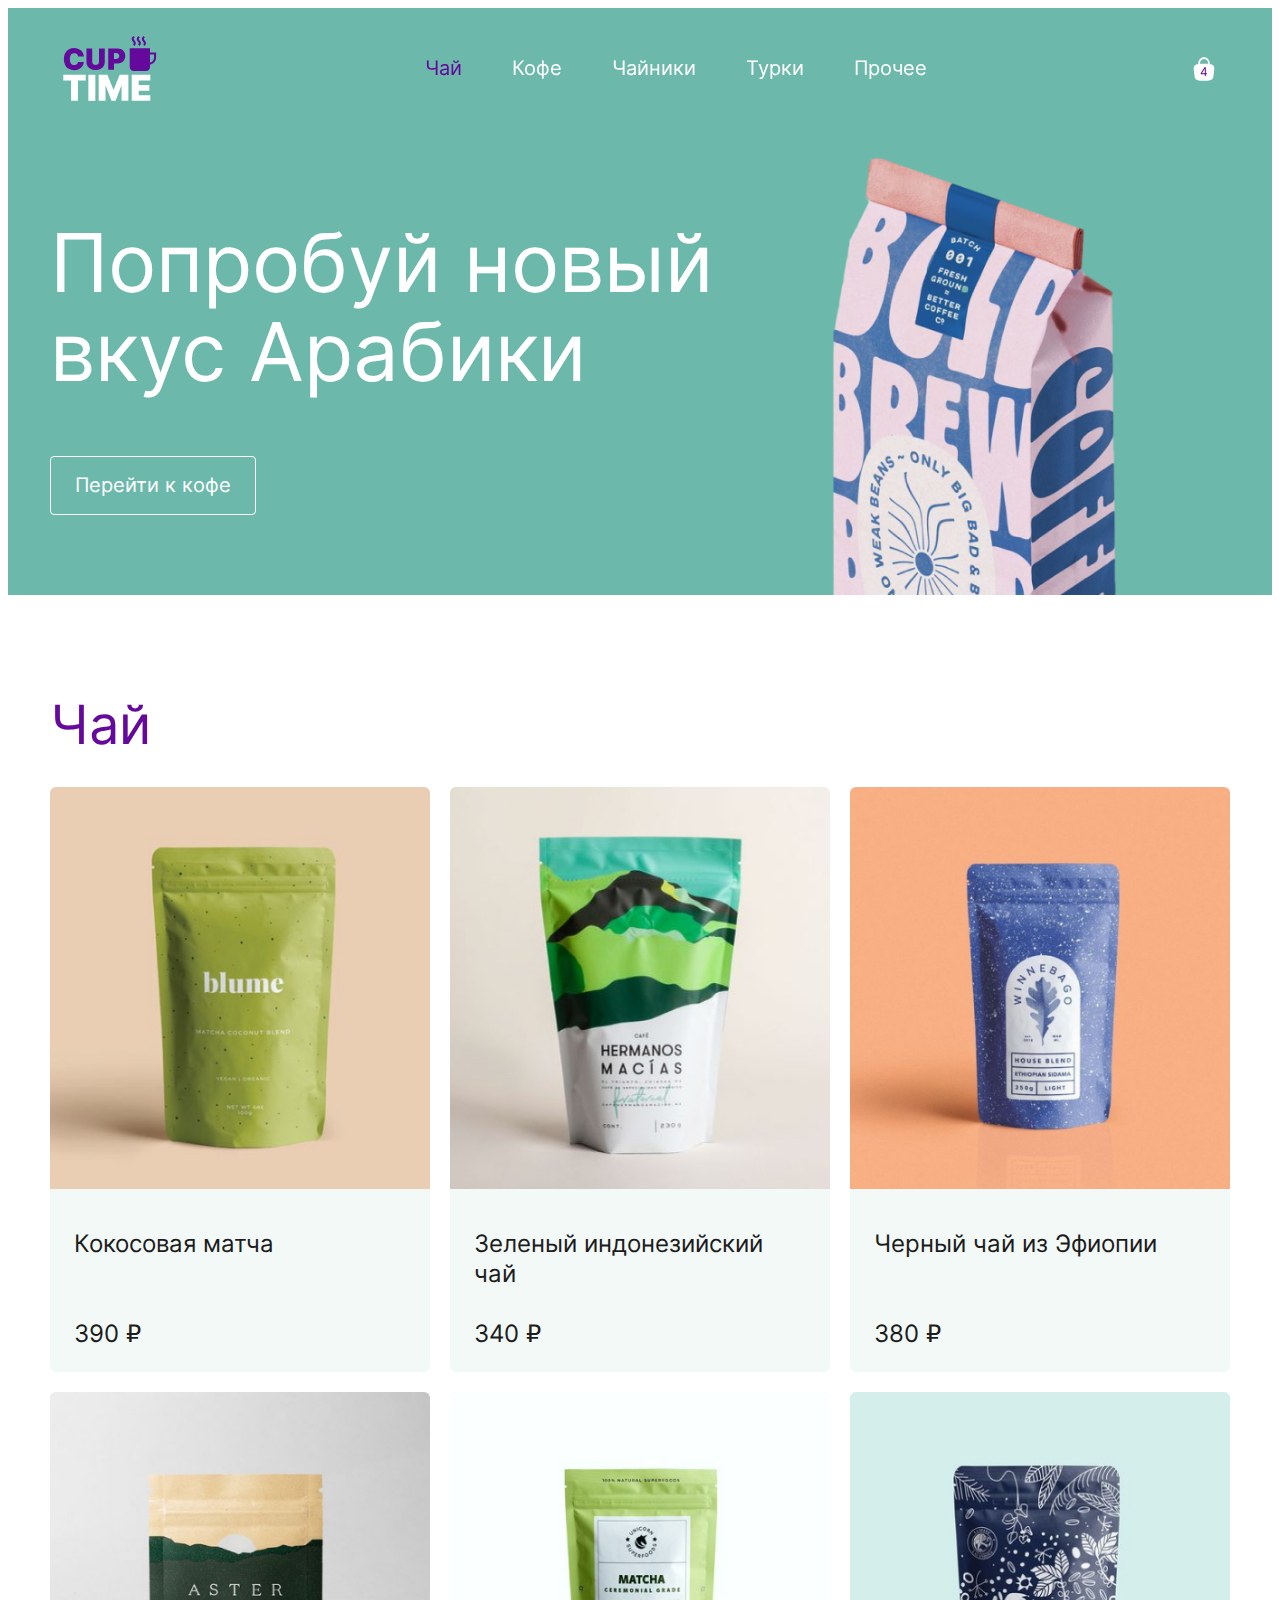
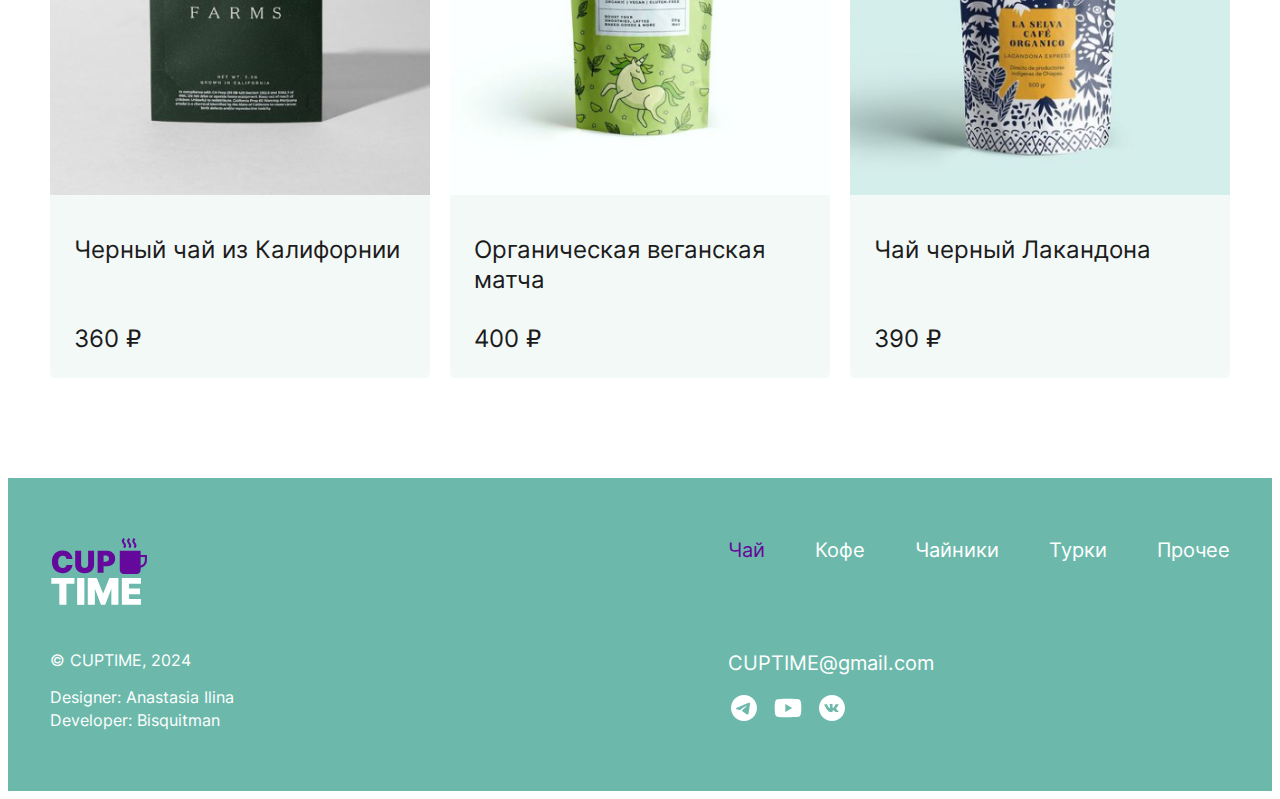
<file: index.html>
<!DOCTYPE html>
<html lang="ru">

<head>
  <meta charset="UTF-8">
  <meta name="viewport" content="width=device-width, initial-scale=1.0">
  <title>Cup time - Время кофе и чая!</title>

  <link href="https://necolas.github.io/normalize.css/8.0.1/normalize.css" rel="stylesheet">
  <link href="./css/index.css" rel="stylesheet">
</head>

<body>
  <header class="header">
    <div class="container header__container">
      <a class="header__logo-link">
        <img class="header__logo" src="./img/logo.svg" alt="Logo cup time">
      </a>

      <nav class="header__nav">

        <ul class="header__menu">

          <li class="header__menu-item">
            <a class="header__menu-link active" href="#">Чай</a>
          </li>

          <li class="header__menu-item">
            <a class="header__menu-link" href="#">Кофе</a>
          </li>

          <li class="header__menu-item">
            <a class="header__menu-link" href="#">Чайники</a>
          </li>

          <li class="header__menu-item">
            <a class="header__menu-link" href="#">Турки</a>
          </li>

          <li class="header__menu-item">
            <a class="header__menu-link" href="#">Прочее</a>
          </li>

        </ul>

      </nav>

      <a class="header__cart-link" href="./cart.html">4</a>
    </div>
  </header>

  <main class="main">

    <section class="promo">
      <div class="container">
        <div class="promo__container">
          <h1 class="promo__title">
            Попробуй новый вкус Арабики
          </h1>

          <a class="promo__link" href="#">Перейти к кофе</a>
        </div>
      </div>
    </section>

    <section class="products">
      <div class="container">
        <h2 class="products__title title">Чай</h2>

        <ul class="products__list">

          <li class="products__item">
            <a class="product__link" href="#" title="Кокосовая матча">
              <article class="products__card product">
                <img class="product__image" src="./img/products/photo-2.jpg" alt="Кокосовая матча">
                <div class="product__content">
                  <h3 class="product__title">Кокосовая матча</h3>
                  <p class="product__price">390&nbsp;₽</p>
                </div>
              </article>
            </a>
          </li>

          <li class="products__item">
            <a class="product__link" href="#" title="Зеленый индонезийский чай">
              <article class="products__card product">
                <img class="product__image" src="./img/products/photo-1.jpg" alt="Зеленый индонезийский чай">
                <div class="product__content">
                  <h3 class="product__title">Зеленый индонезийский чай</h3>
                  <p class="product__price">340&nbsp;₽</p>
                </div>
              </article>
            </a>
          </li>

          <li class="products__item">
            <a class="product__link" href="#" title="Черный чай из Эфиопии">
              <article class="products__card product">
                <img class="product__image" src="./img/products/photo.jpg" alt="Черный чай из Эфиопии">
                <div class="product__content">
                  <h3 class="product__title">Черный чай из Эфиопии</h3>
                  <p class="product__price">380&nbsp;₽</p>
                </div>
              </article>
            </a>
          </li>

          <li class="products__item">
            <a class="product__link" href="#" title="Черный чай из Калифорнии">
              <article class="products__card product">
                <img class="product__image" src="./img/products/photo-5.jpg" alt="Черный чай из Калифорнии">
                <div class="product__content">
                  <h3 class="product__title">Черный чай из Калифорнии</h3>
                  <p class="product__price">360&nbsp;₽</p>
                </div>
              </article>
            </a>
          </li>

          <li class="products__item">
            <a class="product__link" href="#" title="Органическая веганская матча">
              <article class="products__card product">
                <img class="product__image" src="./img/products/photo-4.jpg" alt="Органическая веганская матча">
                <div class="product__content">
                  <h3 class="product__title">Органическая веганская матча</h3>
                  <p class="product__price">400&nbsp;₽</p>
                </div>
              </article>
            </a>
          </li>

          <li class="products__item">
            <a class="product__link" href="#" title="Чай черный Лакандона">
              <article class="products__card product">
                <img class="product__image" src="./img/products/photo-3.jpg" alt="Чай черный Лакандона">
                <div class="product__content">
                  <h3 class="product__title">Чай черный Лакандона</h3>
                  <p class="product__price">390&nbsp;₽</p>
                </div>
              </article>
            </a>
          </li>

        </ul>

      </div>
    </section>

  </main>

  <footer class="footer">
    <div class="container footer__container">
      <a class="footer__logo-link">
        <img class="footer__logo" src="./img/logo.svg" alt="Logo cup time">
      </a>

      <div class="footer__nav">

        <ul class="footer__menu">

          <li class="footer__menu-item">
            <a class="footer__menu-link active" href="#">Чай</a>
          </li>

          <li class="footer__menu-item">
            <a class="footer__menu-link" href="#">Кофе</a>
          </li>

          <li class="footer__menu-item">
            <a class="footer__menu-link" href="#">Чайники</a>
          </li>

          <li class="footer__menu-item">
            <a class="footer__menu-link" href="#">Турки</a>
          </li>

          <li class="footer__menu-item">
            <a class="footer__menu-link" href="#">Прочее</a>
          </li>

        </ul>

      </div>

      <div class="footer__info">
        <p class="footer__copyright">© CupTime, 2024</p>

        <p class="footer__description" hidden>Проект сделан в учебных целях</p>

        <ul class="footer__developers">
          <li class="footer__developer">
            Designer: <a class="footer__developer-link" href="#" target="_blank" rel="noreferrer noopener">Anastasia
              Ilina</a>
          </li>
          <li class="footer__developer">
            Developer: <a class="footer__developer-link" href="#" target="_blank"
              rel="noreferrer noopener">Bisquitman</a>
          </li>
        </ul>
      </div>

      <div class="footer__contacts">
        <a class="footer__email" href="mailto:CUPTIME@gmail.com">CUPTIME@gmail.com</a>

        <ul class="footer__social social">
          <li class="social__item">
            <a class="social__link" href="#">
              <svg width="32" height="32" viewBox="0 0 32 32" fill="none" xmlns="http://www.w3.org/2000/svg">
                <path
                  d="M16 3C8.824 3 3 8.824 3 16C3 23.176 8.824 29 16 29C23.176 29 29 23.176 29 16C29 8.824 23.176 3 16 3ZM22.032 11.84C21.837 13.894 20.992 18.886 20.563 21.187C20.381 22.162 20.017 22.487 19.679 22.526C18.925 22.591 18.353 22.032 17.625 21.551C16.481 20.797 15.831 20.329 14.726 19.601C13.439 18.756 14.271 18.288 15.012 17.534C15.207 17.339 18.535 14.31 18.6 14.037C18.609 13.9957 18.6078 13.9527 18.5965 13.9119C18.5852 13.8712 18.5641 13.8338 18.535 13.803C18.457 13.738 18.353 13.764 18.262 13.777C18.145 13.803 16.325 15.012 12.776 17.404C12.256 17.755 11.788 17.937 11.372 17.924C10.904 17.911 10.02 17.664 9.357 17.443C8.538 17.183 7.901 17.04 7.953 16.585C7.979 16.351 8.304 16.117 8.915 15.87C12.711 14.219 15.233 13.127 16.494 12.607C20.108 11.099 20.849 10.839 21.343 10.839C21.447 10.839 21.694 10.865 21.85 10.995C21.98 11.099 22.019 11.242 22.032 11.346C22.019 11.424 22.045 11.658 22.032 11.84Z"
                  fill="currentColor" />
              </svg>
            </a>
          </li>

          <li class="social__item">
            <a class="social__link" href="#">
              <svg width="32" height="32" viewBox="0 0 32 32" fill="none" xmlns="http://www.w3.org/2000/svg">
                <path
                  d="M13.3337 20.0001L20.2537 16.0001L13.3337 12.0001V20.0001ZM28.747 9.56008C28.9203 10.1867 29.0403 11.0267 29.1203 12.0934C29.2137 13.1601 29.2537 14.0801 29.2537 14.8801L29.3337 16.0001C29.3337 18.9201 29.1203 21.0667 28.747 22.4401C28.4137 23.6401 27.6403 24.4134 26.4403 24.7467C25.8137 24.9201 24.667 25.0401 22.907 25.1201C21.1737 25.2134 19.587 25.2534 18.1203 25.2534L16.0003 25.3334C10.4137 25.3334 6.93366 25.1201 5.56033 24.7467C4.36033 24.4134 3.58699 23.6401 3.25366 22.4401C3.08033 21.8134 2.96033 20.9734 2.88033 19.9067C2.78699 18.8401 2.74699 17.9201 2.74699 17.1201L2.66699 16.0001C2.66699 13.0801 2.88033 10.9334 3.25366 9.56008C3.58699 8.36008 4.36033 7.58675 5.56033 7.25341C6.18699 7.08008 7.33366 6.96008 9.09366 6.88008C10.827 6.78675 12.4137 6.74675 13.8803 6.74675L16.0003 6.66675C21.587 6.66675 25.067 6.88008 26.4403 7.25341C27.6403 7.58675 28.4137 8.36008 28.747 9.56008Z"
                  fill="currentColor" />
              </svg>
            </a>
          </li>

          <li class="social__item">
            <a class="social__link" href="#">
              <svg width="32" height="32" viewBox="0 0 32 32" fill="none" xmlns="http://www.w3.org/2000/svg">
                <path
                  d="M16 3C8.82021 3 3 8.82021 3 16C3 23.1798 8.82021 29 16 29C23.1798 29 29 23.1798 29 16C29 8.82021 23.1798 3 16 3ZM20.9996 17.667C20.9996 17.667 22.1493 18.8018 22.4323 19.3285C22.4404 19.3394 22.4445 19.3502 22.4472 19.3556C22.5623 19.5493 22.5894 19.6996 22.5325 19.812C22.4377 19.9989 22.1127 20.0909 22.0017 20.0991H19.9704C19.8296 20.0991 19.5344 20.0625 19.1769 19.816C18.902 19.6238 18.6311 19.3082 18.3671 19.0008C17.973 18.5431 17.6318 18.1477 17.2878 18.1477C17.2441 18.1476 17.2007 18.1545 17.1592 18.168C16.8992 18.252 16.566 18.623 16.566 19.6116C16.566 19.9203 16.3223 20.0977 16.1503 20.0977H15.22C14.9031 20.0977 13.2524 19.9867 11.7899 18.4443C9.99969 16.5552 8.38823 12.7662 8.37469 12.731C8.27312 12.4859 8.48302 12.3546 8.71187 12.3546H10.7634C11.037 12.3546 11.1264 12.5211 11.1886 12.6687C11.2618 12.8407 11.5299 13.5246 11.97 14.2937C12.6836 15.5477 13.121 16.0569 13.4718 16.0569C13.5375 16.0561 13.6021 16.0394 13.66 16.0081C14.1177 15.7535 14.0324 14.1218 14.0121 13.7832C14.0121 13.7196 14.0107 13.0533 13.7765 12.7337C13.6085 12.5022 13.3228 12.4142 13.1495 12.3817C13.2196 12.2849 13.3121 12.2064 13.419 12.1528C13.7331 11.9957 14.2992 11.9727 14.8611 11.9727H15.174C15.7833 11.9808 15.9404 12.0201 16.1611 12.0756C16.608 12.1826 16.6175 12.471 16.5782 13.4582C16.566 13.7385 16.5539 14.0554 16.5539 14.4292C16.5539 14.5104 16.5498 14.5971 16.5498 14.6892C16.5363 15.1916 16.52 15.7617 16.8748 15.9959C16.9211 16.025 16.9745 16.0404 17.0292 16.0406C17.1524 16.0406 17.5234 16.0406 18.5282 14.3168C18.8381 13.7619 19.1074 13.1853 19.334 12.5916C19.3543 12.5564 19.4139 12.448 19.4843 12.406C19.5362 12.3795 19.5939 12.3661 19.6522 12.3668H22.064C22.3267 12.3668 22.5068 12.406 22.5406 12.5076C22.6002 12.6687 22.5298 13.1603 21.4289 14.6512L20.9373 15.2999C19.9393 16.608 19.9393 16.6744 20.9996 17.667Z"
                  fill="currentColor" />
              </svg>
            </a>
          </li>
        </ul>
      </div>
    </div>
  </footer>
</body>

</html>
</file>
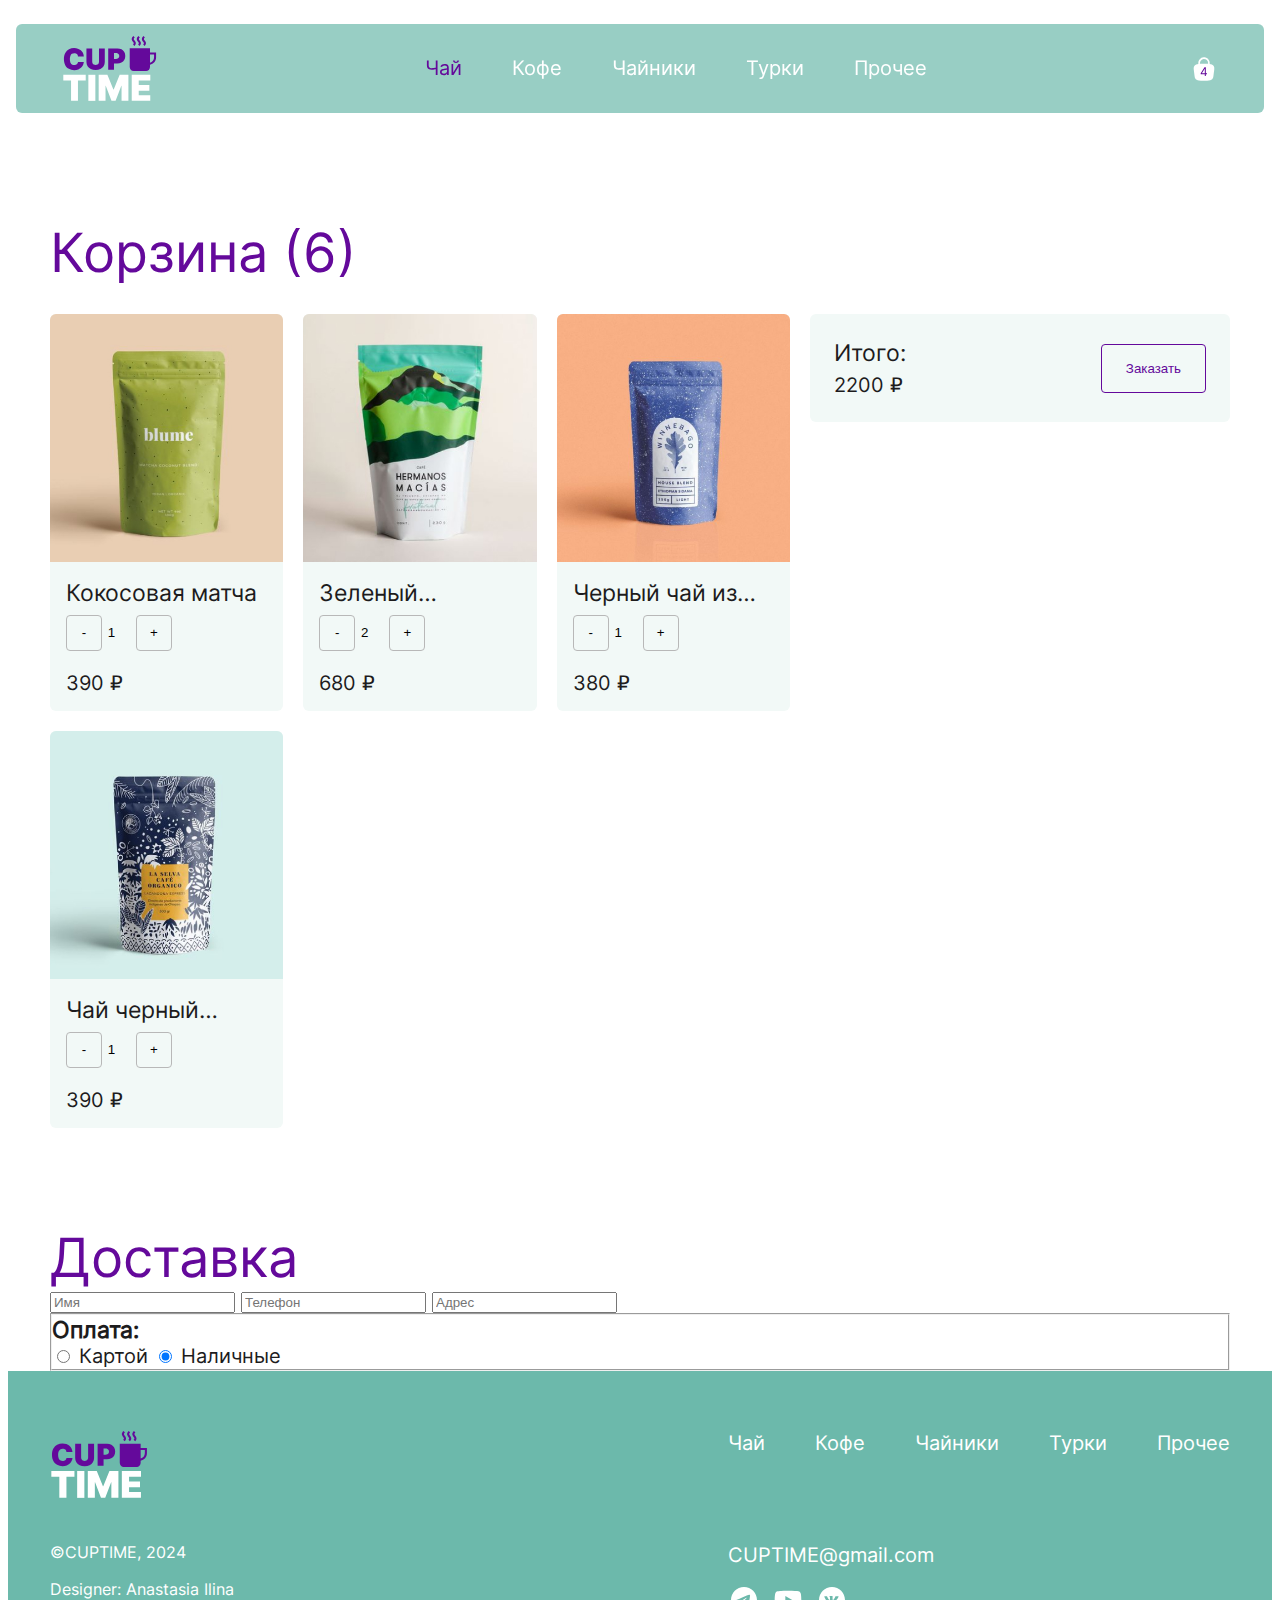
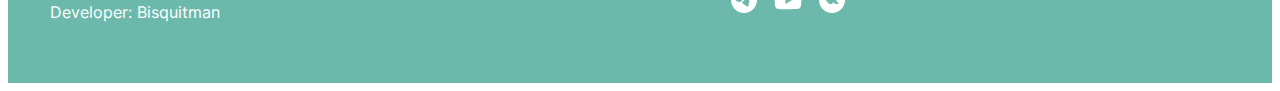
<file: cart.html>
<!DOCTYPE html>
<html lang="ru">

<head>
  <meta charset="UTF-8">
  <meta name="viewport" content="width=device-width, initial-scale=1.0">
  <title>Cup time - Корзина</title>
  <link href="https://necolas.github.io/normalize.css/8.0.1/normalize.css" rel="stylesheet">
  <link href="./css/index.css" rel="stylesheet">
</head>

<body>
  <header class="header">
    <div class="container header__container">
      <a class="header__logo-link">
        <img class="header__logo" src="./img/logo.svg" alt="Logo cup time">
      </a>
  
      <nav class="header__nav">
  
        <ul class="header__menu">
  
          <li class="header__menu-item">
            <a class="header__menu-link active" href="#">Чай</a>
          </li>
  
          <li class="header__menu-item">
            <a class="header__menu-link" href="#">Кофе</a>
          </li>
  
          <li class="header__menu-item">
            <a class="header__menu-link" href="#">Чайники</a>
          </li>
  
          <li class="header__menu-item">
            <a class="header__menu-link" href="#">Турки</a>
          </li>
  
          <li class="header__menu-item">
            <a class="header__menu-link" href="#">Прочее</a>
          </li>
  
        </ul>
  
      </nav>
  
      <a class="header__cart-link" href="./cart.html">4</a>
    </div>
  </header>

  <main class="main">

    <section class="cart">
      <div class="container cart__container">
        <h2 class="cart__title title">Корзина (6)</h2>

        <ul class="cart__items items-cart">

          <li class="items-cart__item cart-item">
            <img class="cart-item__image" src="./img/products/photo-2.jpg" alt="Кокосовая матча">

            <div class="cart-item__info">
              <h3 class="cart-item__title">Кокосовая матча</h3>

              <div class="cart-item__quantity">
                <button class="cart-item__quantity-button cart-item__quantity-button_minus">
                  -
                </button>

                <input class="cart-item__quantity-input" type="number" value="1">

                <button class="cart-item__quantity-button cart-item__quantity-button_plus">
                  +
                </button>
              </div>

              <p class="cart-item__price">390&nbsp;₽</p>
            </div>
          </li>

          <li class="items-cart__item cart-item">
            <img class="cart-item__image" src="./img/products/photo-1.jpg" alt="Зеленый индонезийский чай">

            <div class="cart-item__info">
              <h3 class="cart-item__title">Зеленый индонезийский чай</h3>

              <div class="cart-item__quantity">
                <button class="cart-item__quantity-button cart-item__quantity-button_minus">
                  -
                </button>

                <input class="cart-item__quantity-input" type="number" value="2">

                <button class="cart-item__quantity-button cart-item__quantity-button_plus">
                  +
                </button>
              </div>

              <p class="cart-item__price">680&nbsp;₽</p>
            </div>
          </li>

          <li class="items-cart__item cart-item">
            <img class="cart-item__image" src="./img/products/photo.jpg" alt="Черный чай из Эфиопии">

            <div class="cart-item__info">
              <h3 class="cart-item__title">Черный чай из Эфиопии</h3>

              <div class="cart-item__quantity">
                <button class="cart-item__quantity-button cart-item__quantity-button_minus">
                  -
                </button>

                <input class="cart-item__quantity-input" type="number" value="1">

                <button class="cart-item__quantity-button cart-item__quantity-button_plus">
                  +
                </button>
              </div>

              <p class="cart-item__price">380&nbsp;₽</p>
            </div>
          </li>

          <li class="items-cart__item cart-item">
            <img class="cart-item__image" src="./img/products/photo-3.jpg" alt="Чай черный Лакандона">

            <div class="cart-item__info">
              <h3 class="cart-item__title">Чай черный Лакандона</h3>

              <div class="cart-item__quantity">
                <button class="cart-item__quantity-button cart-item__quantity-button_minus">
                  -
                </button>

                <input class="cart-item__quantity-input" type="number" value="1">

                <button class="cart-item__quantity-button cart-item__quantity-button_plus">
                  +
                </button>
              </div>
              <p class="cart-item__price">390&nbsp;₽</p>
            </div>
          </li>

        </ul>

        <div class="cart__summary">
          <h3 class="cart__summary-title">Итого:</h3>

          <p class="cart__total">2200&nbsp;₽</p>

          <button class="cart__order-button">Заказать</button>
        </div>

      </div>
    </section>

    <section class="order">
      <div class="container">
        <h2 class="order__title title">Доставка</h2>

        <form class="order__form order-form">
          <input class="order-form__input" type="text" name="name" placeholder="Имя">
          <input class="order-form__input" type="tel" name="phone" placeholder="Телефон">
          <input class="order-form__input order-form__input_address" type="text" name="address" placeholder="Адрес">

          <fieldset class="order-form__payment">
            <h3 class="order-form__payment-title">Оплата:</h3>

            <label class="order-form__payment-label">
              <input class="order-form__radio" type="radio" name="payment" value="card">
              Картой
            </label>

            <label class="order-form__payment-label">
              <input class="order-form__radio" type="radio" name="payment" value="cash" checked>
              Наличные
            </label>
          </fieldset>
        </form>
      </div>
    </section>

  </main>

  <footer class="footer">
    <div class="container footer__container">
      <a class="footer__logo-link">
        <img class="footer__logo" src="./img/logo.svg" alt="Logo cup time">
      </a>

      <div class="footer__nav">

        <ul class="footer__menu">

          <li class="footer__menu-item">
            <a class="footer__menu-link" href="#">Чай</a>
          </li>

          <li class="footer__menu-item">
            <a class="footer__menu-link" href="#">Кофе</a>
          </li>

          <li class="footer__menu-item">
            <a class="footer__menu-link" href="#">Чайники</a>
          </li>

          <li class="footer__menu-item">
            <a class="footer__menu-link" href="#">Турки</a>
          </li>

          <li class="footer__menu-item">
            <a class="footer__menu-link" href="#">Прочее</a>
          </li>

        </ul>

      </div>

      <div class="footer__info">
        <p class="footer__copyright">©CUPTIME, 2024</p>

        <p class="footer__description" hidden>Проект сделан в учебных целях</p>

        <ul class="footer__developers">
          <li class="footer__developer">
            Designer: <a class="footer__developer-link" href="#" target="_blank" rel="noreferrer noopener">Anastasia
              Ilina</a>
          </li>
          <li class="footer__developer">
            Developer: <a class="footer__developer-link" href="#" target="_blank"
              rel="noreferrer noopener">Bisquitman</a>
          </li>
        </ul>
      </div>

      <div class="footer__contacts">
        <a class="footer__email" href="mailto:CUPTIME@gmail.com">CUPTIME@gmail.com</a>

        <ul class="footer__social social">
          <li class="social__item">
            <a class="social__link" href="#">
              <svg width="32" height="32" viewBox="0 0 32 32" fill="none" xmlns="http://www.w3.org/2000/svg">
                <path
                  d="M16 3C8.824 3 3 8.824 3 16C3 23.176 8.824 29 16 29C23.176 29 29 23.176 29 16C29 8.824 23.176 3 16 3ZM22.032 11.84C21.837 13.894 20.992 18.886 20.563 21.187C20.381 22.162 20.017 22.487 19.679 22.526C18.925 22.591 18.353 22.032 17.625 21.551C16.481 20.797 15.831 20.329 14.726 19.601C13.439 18.756 14.271 18.288 15.012 17.534C15.207 17.339 18.535 14.31 18.6 14.037C18.609 13.9957 18.6078 13.9527 18.5965 13.9119C18.5852 13.8712 18.5641 13.8338 18.535 13.803C18.457 13.738 18.353 13.764 18.262 13.777C18.145 13.803 16.325 15.012 12.776 17.404C12.256 17.755 11.788 17.937 11.372 17.924C10.904 17.911 10.02 17.664 9.357 17.443C8.538 17.183 7.901 17.04 7.953 16.585C7.979 16.351 8.304 16.117 8.915 15.87C12.711 14.219 15.233 13.127 16.494 12.607C20.108 11.099 20.849 10.839 21.343 10.839C21.447 10.839 21.694 10.865 21.85 10.995C21.98 11.099 22.019 11.242 22.032 11.346C22.019 11.424 22.045 11.658 22.032 11.84Z"
                  fill="currentColor">
              </svg>
            </a>
          </li>

          <li class="social__item">
            <a class="social__link" href="#">
              <svg width="32" height="32" viewBox="0 0 32 32" fill="none" xmlns="http://www.w3.org/2000/svg">
                <path
                  d="M13.3337 20.0001L20.2537 16.0001L13.3337 12.0001V20.0001ZM28.747 9.56008C28.9203 10.1867 29.0403 11.0267 29.1203 12.0934C29.2137 13.1601 29.2537 14.0801 29.2537 14.8801L29.3337 16.0001C29.3337 18.9201 29.1203 21.0667 28.747 22.4401C28.4137 23.6401 27.6403 24.4134 26.4403 24.7467C25.8137 24.9201 24.667 25.0401 22.907 25.1201C21.1737 25.2134 19.587 25.2534 18.1203 25.2534L16.0003 25.3334C10.4137 25.3334 6.93366 25.1201 5.56033 24.7467C4.36033 24.4134 3.58699 23.6401 3.25366 22.4401C3.08033 21.8134 2.96033 20.9734 2.88033 19.9067C2.78699 18.8401 2.74699 17.9201 2.74699 17.1201L2.66699 16.0001C2.66699 13.0801 2.88033 10.9334 3.25366 9.56008C3.58699 8.36008 4.36033 7.58675 5.56033 7.25341C6.18699 7.08008 7.33366 6.96008 9.09366 6.88008C10.827 6.78675 12.4137 6.74675 13.8803 6.74675L16.0003 6.66675C21.587 6.66675 25.067 6.88008 26.4403 7.25341C27.6403 7.58675 28.4137 8.36008 28.747 9.56008Z"
                  fill="currentColor">
              </svg>
            </a>
          </li>

          <li class="social__item">
            <a class="social__link" href="#">
              <svg width="32" height="32" viewBox="0 0 32 32" fill="none" xmlns="http://www.w3.org/2000/svg">
                <path
                  d="M16 3C8.82021 3 3 8.82021 3 16C3 23.1798 8.82021 29 16 29C23.1798 29 29 23.1798 29 16C29 8.82021 23.1798 3 16 3ZM20.9996 17.667C20.9996 17.667 22.1493 18.8018 22.4323 19.3285C22.4404 19.3394 22.4445 19.3502 22.4472 19.3556C22.5623 19.5493 22.5894 19.6996 22.5325 19.812C22.4377 19.9989 22.1127 20.0909 22.0017 20.0991H19.9704C19.8296 20.0991 19.5344 20.0625 19.1769 19.816C18.902 19.6238 18.6311 19.3082 18.3671 19.0008C17.973 18.5431 17.6318 18.1477 17.2878 18.1477C17.2441 18.1476 17.2007 18.1545 17.1592 18.168C16.8992 18.252 16.566 18.623 16.566 19.6116C16.566 19.9203 16.3223 20.0977 16.1503 20.0977H15.22C14.9031 20.0977 13.2524 19.9867 11.7899 18.4443C9.99969 16.5552 8.38823 12.7662 8.37469 12.731C8.27312 12.4859 8.48302 12.3546 8.71187 12.3546H10.7634C11.037 12.3546 11.1264 12.5211 11.1886 12.6687C11.2618 12.8407 11.5299 13.5246 11.97 14.2937C12.6836 15.5477 13.121 16.0569 13.4718 16.0569C13.5375 16.0561 13.6021 16.0394 13.66 16.0081C14.1177 15.7535 14.0324 14.1218 14.0121 13.7832C14.0121 13.7196 14.0107 13.0533 13.7765 12.7337C13.6085 12.5022 13.3228 12.4142 13.1495 12.3817C13.2196 12.2849 13.3121 12.2064 13.419 12.1528C13.7331 11.9957 14.2992 11.9727 14.8611 11.9727H15.174C15.7833 11.9808 15.9404 12.0201 16.1611 12.0756C16.608 12.1826 16.6175 12.471 16.5782 13.4582C16.566 13.7385 16.5539 14.0554 16.5539 14.4292C16.5539 14.5104 16.5498 14.5971 16.5498 14.6892C16.5363 15.1916 16.52 15.7617 16.8748 15.9959C16.9211 16.025 16.9745 16.0404 17.0292 16.0406C17.1524 16.0406 17.5234 16.0406 18.5282 14.3168C18.8381 13.7619 19.1074 13.1853 19.334 12.5916C19.3543 12.5564 19.4139 12.448 19.4843 12.406C19.5362 12.3795 19.5939 12.3661 19.6522 12.3668H22.064C22.3267 12.3668 22.5068 12.406 22.5406 12.5076C22.6002 12.6687 22.5298 13.1603 21.4289 14.6512L20.9373 15.2999C19.9393 16.608 19.9393 16.6744 20.9996 17.667Z"
                  fill="currentColor">
              </svg>
            </a>
          </li>
        </ul>
      </div>
    </div>
  </footer>
</body>

</html>
</file>
<file: css/index.css>
@font-face {
  font-family: "Inter";
  src: url("../fonts/inter-v13-cyrillic_latin-regular.woff2") format("woff2");
  font-style: normal;
  font-weight: 400;
  font-display: swap;
}
/*========================================================================================================================================================*/

:root {
  position: relative;
  overflow-x: hidden;
  box-sizing: border-box;
  -webkit-font-smoothing: antialiased;
  -moz-osx-font-smoothing: grayscale;
  text-rendering: optimizeLegibility;
  -webkit-tap-highlight-color: rgba(0, 0, 0, 0);
  -webkit-tap-highlight-color: transparent;
}

html {
  box-sizing: border-box;
}

*,
*::before,
*::after {
  box-sizing: inherit;
}

body {
  min-width: 320px;
  font-family: "Inter", sans-serif;
  background-color: #fff;
  font-size: 20px;
  line-height: 1.24;
  color: #1d1c1d;
}

ul {
  list-style: none;
  margin: 0;
  padding: 0;
}

a {
  text-decoration: none;
  color: inherit;
}

img,
svg {
  max-width: 100%;
  height: auto;
}

h1,
h2,
h3,
h4,
p,
figure,
fieldset {
  font-family: inherit;
  margin: 0;
  padding: 0;
}

button {
  cursor: pointer;
  padding: 0;
  margin: 0;
  background-color: transparent;
  border: none;
}

.container {
  --padding-offset: 42px;
  padding: 0 var(--padding-offset);
  max-width: calc(1300px + var(--padding-offset) * 2);
  margin: 0 auto;
}

.title {
  font-weight: 400;
  font-size: 54px;
  line-height: 1.1;
  color: #64099b;
  font-size: clamp(36px, calc(36px + ((54 - 36) * ((100vw - 768px) / (1024 - 768)))), 54px);
}

/*========================================================================================================================================================*/

.header {
  position: absolute;
  width: 100%;
  top: 24px;
  left: 50%;
  transform: translateX(-50%);
  padding: 0 16px;
}

.header__container {
  max-width: 1392px;
  backdrop-filter: blur(60px);
  background-color: rgba(108, 185, 171, 0.7);
  border-radius: 6px;
  padding: 12px 46px;
  color: #fff;

  display: flex;
  justify-content: space-between;
  align-items: center;
  gap: 20px;
}

.header__logo {
}

.header__logo-link {
  flex-shrink: 0;
  font-size: 0;
  width: clamp(78px, calc(78px + ((99 - 78) * ((100vw - 768px) / (1024 - 768)))), 99px);
}

.header__menu {
  display: flex;
  align-items: center;
  gap: clamp(24px, calc(24px + ((50 - 24) * ((100vw - 768px) / (1024 - 768)))), 50px);
  font-size: clamp(16px, calc(16px + ((20 - 16) * ((100vw - 768px) / (1024 - 768)))), 20px);
}

.header__menu-item {
}

.header__menu-link {
  transition: color 0.2s;
}

.header__menu-link:hover {
  color: #64099b;
}

.header__menu-link.active {
  color: #64099b;
}

.header__cart-link {
  min-width: 28px;
  height: 28px;
  color: #64099b;
  font-size: 12px;
  text-align: center;
  background-image: url("/img/bag.svg");
  background-position: center;
  background-repeat: no-repeat;
  padding: 10px 4px 3px;
}

/*========================================================================================================================================================*/

.promo {
  background-color: #6cb9ab;
  color: #fff;
}

.promo__container {
  padding-top: 210px;
  padding-bottom: 80px;

  background-image: url("/img/promo/bg-image.png");
  background-repeat: no-repeat;
  background-position: right 113px bottom 0;
  /* background-size: 315px; */
  background-size: clamp(145px, calc(145px + ((315 - 145) * ((100vw - 520px) / (1440 - 520)))), 315px);
}

.promo__title {
  font-weight: 400;
  font-size: clamp(70px, calc(70px + ((88 - 70) * ((100vw - 1024px) / (1440 - 1024)))), 88px);
  line-height: 1.1;
  max-width: clamp(620px, calc(620px + ((800 - 620) * ((100vw - 1024px) / (1440 - 1024)))), 800px);
  margin-bottom: 60px;
}

.promo__link {
  display: inline-block;
  border: 1px solid #fff;
  border-radius: 4px;
  padding: 16px 24px;
  font-size: clamp(16px, calc(16px + ((20 - 16) * ((100vw - 768px) / (1024 - 768)))), 20px);
  text-align: center;
  outline: none;
  transition: color 0.2s, background-color 0.2s;
}
.promo__link:hover {
  border-color: #f0f0f0;
  color: #f0f0f0;
}
.promo__link:active,
.promo__link:focus,
.promo__link:focus-visible {
  border-color: #64099b;
  color: #64099b;
}
.promo__link:disabled,
.promo__link.disabled,
.promo__link[disabled] {
  opacity: 0.5;
  pointer-events: none;
  user-select: none;
}

/*========================================================================================================================================================*/

.products {
  padding: 100px 0;
}

.products__title {
  margin-bottom: clamp(24px, calc(24px + ((32 - 24) * ((100vw - 768px) / (1024 - 768)))), 32px);
}

.products__list {
  --grid-count: 3;
  --grid-column-gap: 20px;
  display: grid;
  grid-template-columns: repeat(
    var(--grid-count),
    calc((100% / var(--grid-count)) - (var(--grid-column-gap) * (var(--grid-count) - 1) / var(--grid-count)))
  );
  gap: var(--grid-column-gap);
}

.products__item {
}

.products__card {
}

.product {
  height: 100%;
  font-size: 0;
  background-color: #f2f9f7;
  min-height: 600px;
  min-height: clamp(360px, calc(360px + ((600 - 360) * ((100vw - 768px) / (1440 - 768)))), 600px);

  border-radius: 6px;
  overflow: hidden;
  color: #1d1c1d;

  display: flex;
  flex-direction: column;
}

.product__image {
  width: 100%;
  min-height: 226px;
  object-fit: cover;
  margin-bottom: 16px;
}

.product__content {
  flex-grow: 1;
  padding: 24px;

  display: flex;
  flex-direction: column;
  gap: 30px;
}

.product__title {
  font-size: clamp(20px, calc(20px + ((24 - 20) * ((100vw - 768px) / (1024 - 768)))), 24px);
  font-weight: 400;
  margin-bottom: auto;

  overflow: hidden;
  text-overflow: ellipsis;
  display: -webkit-box;
  -webkit-line-clamp: 2;
  line-clamp: 2;
  -webkit-box-orient: vertical;
}

.product__price {
  font-size: clamp(20px, calc(20px + ((24 - 20) * ((100vw - 768px) / (1024 - 768)))), 24px);
}

/*========================================================================================================================================================*/

.footer {
  background-color: #6cb9ab;
  color: #fff;
  padding-top: clamp(40px, calc(40px + ((60 - 40) * ((100vw - 768px) / (1024 - 768)))), 60px);
  padding-bottom: clamp(40px, calc(40px + ((60 - 40) * ((100vw - 768px) / (1024 - 768)))), 60px);
}

.footer__container {
  display: grid;
  grid-template-columns: repeat(2, max-content);
  justify-content: space-between;
  justify-items: start;
  align-items: start;
  gap: 40px;
}

.footer__logo-link {
}

.footer__logo {
}

.footer__nav {
}

.footer__menu {
  display: flex;
  flex-wrap: wrap;
  gap: clamp(24px, calc(24px + ((50 - 24) * ((100vw - 768px) / (1024 - 768)))), 50px);
}

.footer__menu-item {
}

.footer__menu-link {
  transition: color 0.2s;
}
.footer__menu-link:hover {
  color: #64099b;
}
.footer__menu-link.active {
  color: #64099b;
}

.footer__info {
  font-size: 16px;
}

.footer__copyright {
  text-transform: uppercase;
}
.footer__copyright:not(:last-child) {
  margin-bottom: 17px;
}

.footer__description {
}

.footer__developers {
}

.footer__developer {
}
.footer__developer:not(:last-child) {
  margin-bottom: 3px;
}

.footer__developer-link {
  transition: color 0.2s;
}
.footer__developer-link:hover {
  color: #64099b;
}

.footer__contacts {
}

.footer__email {
  display: inline-block;
  transition: color 0.2s;
}
.footer__email:not(:last-child) {
  margin-bottom: 16px;
}
.footer__email:hover {
  color: #64099b;
}

.footer__social {
}

.social {
  display: flex;
  flex-wrap: wrap;
  gap: 12px;
}

.social__item {
}

.social__link {
  transition: color 0.2s;
}
.social__link:hover {
  color: #64099b;
}

/*========================================================================================================================================================*/

.cart {
  padding-top: 215px;
  margin-bottom: 100px;
}
.cart__container {
  display: grid;
  grid-template-columns: 1fr 420px;
  row-gap: 32px;
  row-gap: clamp(24px, calc(24px + ((32 - 24) * ((100vw - 768px) / (1024 - 768)))), 32px);
  
  column-gap: 20px;
  align-items: start;
}
.cart__title {
  grid-column: 1 / -1;
}
.cart__items {
  /* --grid-count: 4; */
  --grid-column-gap: 20px;
  display: grid;
  /* grid-template-columns: repeat(
    var(--grid-count),
    calc((100% / var(--grid-count)) - (var(--grid-column-gap) * (var(--grid-count) - 1) / var(--grid-count)))
  ); */
  grid-template-columns: repeat(auto-fit, minmax(200px, 1fr));
  gap: var(--grid-column-gap);
}
.cart__summary {
  min-width: 300px;
  background-color: #f2f9f7;
  border-radius: 6px;
  padding: 24px;
  font-size: clamp(16px, calc(16px + ((20 - 16) * ((100vw - 768px) / (1024 - 768)))), 20px);

  display: grid;
  grid-template-areas:
    "title button"
    "total button";
  align-items: center;
  justify-content: space-between;
  gap: 6px;
}
.cart__summary-title {
  grid-area: title;
  font-weight: 400;
}
.cart__total {
  grid-area: total;
}
.cart__order-button {
  grid-area: button;

  border: 1px solid #64099b;
  border-radius: 4px;
  padding: 16px 24px;
  color: #64099b;
  outline: none;
  transition: border-color 0.2s;
}
.cart__order-button:hover {
  border-color: #7308b5;
}
.cart__order-button:active,
/* .cart__order-button:focus, */
.cart__order-button:focus-visible {
  border-color: #6cb9ab;
  color: #6cb9ab;
}
.cart__order-button:disabled {
  opacity: 0.5;
  pointer-events: none;
  user-select: none;
}

.items-cart {
}
.items-cart__item {
}

.cart-item {
  background-color: #f2f9f7;
  border-radius: 6px;
  overflow: hidden;

  display: flex;
  flex-direction: column;
}
.cart-item__image {
}
.cart-item__info {
  flex-grow: 1;
  padding: 16px;
  font-size: clamp(16px, calc(16px + ((20 - 16) * ((100vw - 768px) / (1024 - 768)))), 20px);

  display: flex;
  flex-direction: column;
}
.cart-item__title {
  font-weight: 400;
  overflow: hidden;
  text-overflow: ellipsis;
  display: -webkit-box;
  -webkit-line-clamp: 1;
  line-clamp: 1;
  -webkit-box-orient: vertical;
  margin-bottom: 8px;
}
.cart-item__quantity {
  display: flex;
  align-items: center;
  margin-bottom: 20px;
}
.cart-item__quantity-button {
  width: 36px;
  height: 36px;
  border-radius: 4px;
  border: 1px solid #b8b8b8;
}
.cart-item__quantity-button_minus {
}
.cart-item__quantity-button_plus {
}

.cart-item__quantity-input {
  max-width: 34px;
  text-align: center;
  background-color: transparent;
  border: none;
  outline: none;
  padding: 0;
  margin: 0;
}
.cart-item__price {
}

.order {
}
.order__title {
}
.order__form {
}

.order-form {
}
.order-form__input {
}
.order-form__input_address {
}

.order-form__payment {
}
.order-form__payment-title {
}
.order-form__payment-label {
}
.order-form__radio {
}

/*========================================================================================================================================================*/
/*========================================================================================================================================================*/

@media (max-width: 1024px) {
  .header {
    top: 20px;
  }
  .header__container {
    padding: 12px 22px;
  }
  .promo__container {
    padding-top: 172px;
    padding-bottom: 60px;

    background-position: right 48px bottom 0;
    /* background-size: 230px; */
  }
  .promo__title {
    font-size: clamp(54px, calc(54px + ((70 - 54) * ((100vw - 768px) / (1023.98 - 768)))), 70px);
    max-width: clamp(460px, calc(460px + ((620 - 460) * ((100vw - 768px) / (1023.98 - 768)))), 620px);
    margin-bottom: 40px;
  }
  .cart {
    padding-top: 170px;
  }
  .cart__container {
    grid-template-columns: 1fr 300px;
  }
  .cart__items {
    grid-template-columns: repeat(auto-fit, minmax(180px, 1fr));
  }
}

@media (max-width: 992px) {
  .cart__container {
    grid-template-columns: auto;
  }
  .cart__summary {
    order: -1;
    grid-template-columns: max-content 1fr max-content;
    grid-template-areas: "title total button";
    justify-content: start;
    margin-bottom: 16px;
  }
  .cart__order-button {
    justify-self: end;
  }
}

@media (max-width: 768px) {
  .header__container {
    padding: 8px 22px;
  }
  .promo__container {
    padding-top: 157px;

    background-position: right 0 bottom 0;
    /* background-size: 203px; */
  }
  .promo__title {
    font-size: clamp(40px, calc(40px + ((54 - 40) * ((100vw - 320px) / (767.98 - 320)))), 54px);
  }
  .promo__link {
    padding: 12px 18px;
  }
  .products {
    padding: 80px 0;
  }
  .products__list {
    --grid-column-gap: 16px;
  }
  .product__title {
    font-size: clamp(16px, calc(16px + ((20 - 16) * ((100vw - 320px) / (767.98 - 320)))), 20px);
  }
  .product__price {
    font-size: clamp(16px, calc(16px + ((20 - 16) * ((100vw - 320px) / (767.98 - 320)))), 20px);
  }
  .footer {
    font-size: 16px;
  }
  .footer__info {
    font-size: 12px;
  }
  .footer__copyright:not(:last-child) {
    margin-bottom: 12px;
  }
  /* .footer__email {} */
  .footer__email:not(:last-child) {
    margin-bottom: 12px;
  }
  .cart {
    padding-top: 140px;
    margin-bottom: 60px;
  }
  .cart__order-button {
    padding: 12px 18px;
  }
  .cart__items {
    grid-template-columns: repeat(auto-fit, minmax(159px, 1fr));
    --grid-column-gap: 16px;
  }
  .cart-item__quantity-input {
    max-width: 24px;
  }
  .cart-item__quantity-button {
    width: 24px;
    height: 24px;
  }
}

@media (max-width: 610px) {
  .header__menu {
    display: none;
    flex-direction: column;
  }
  .footer__menu {
    flex-direction: column;
    gap: 16px;
  }
}

@media (max-width: 520px) {
  .container {
    --padding-offset: 16px;
  }
  .header {
    top: 0;
  }
  .header__container {
    padding: 8px 0;
  }
  .promo__container {
    padding-top: 90px;
    padding-bottom: 250px;
    /* background-size: 145px; */
    background-position: bottom center;
  }
  .promo__title {
    margin-bottom: 24px;
  }
  .products {
    padding: 40px 0;
  }
  .products__list {
    --grid-count: 2;
    --grid-column-gap: 8px;
  }
  .product__content {
    padding: 16px 8px;
  }
  .footer__container {
    grid-template-columns: auto;
  }
  .footer__info {
    order: 1;
  }
  .cart {
    padding-top: 100px;
  }
  .cart__items {
    grid-template-columns: repeat(auto-fit, minmax(140px, 1fr));
    --grid-column-gap: 8px;
  }
  .cart-item__quantity-input {
    max-width: 24px;
  }
}
</file>
